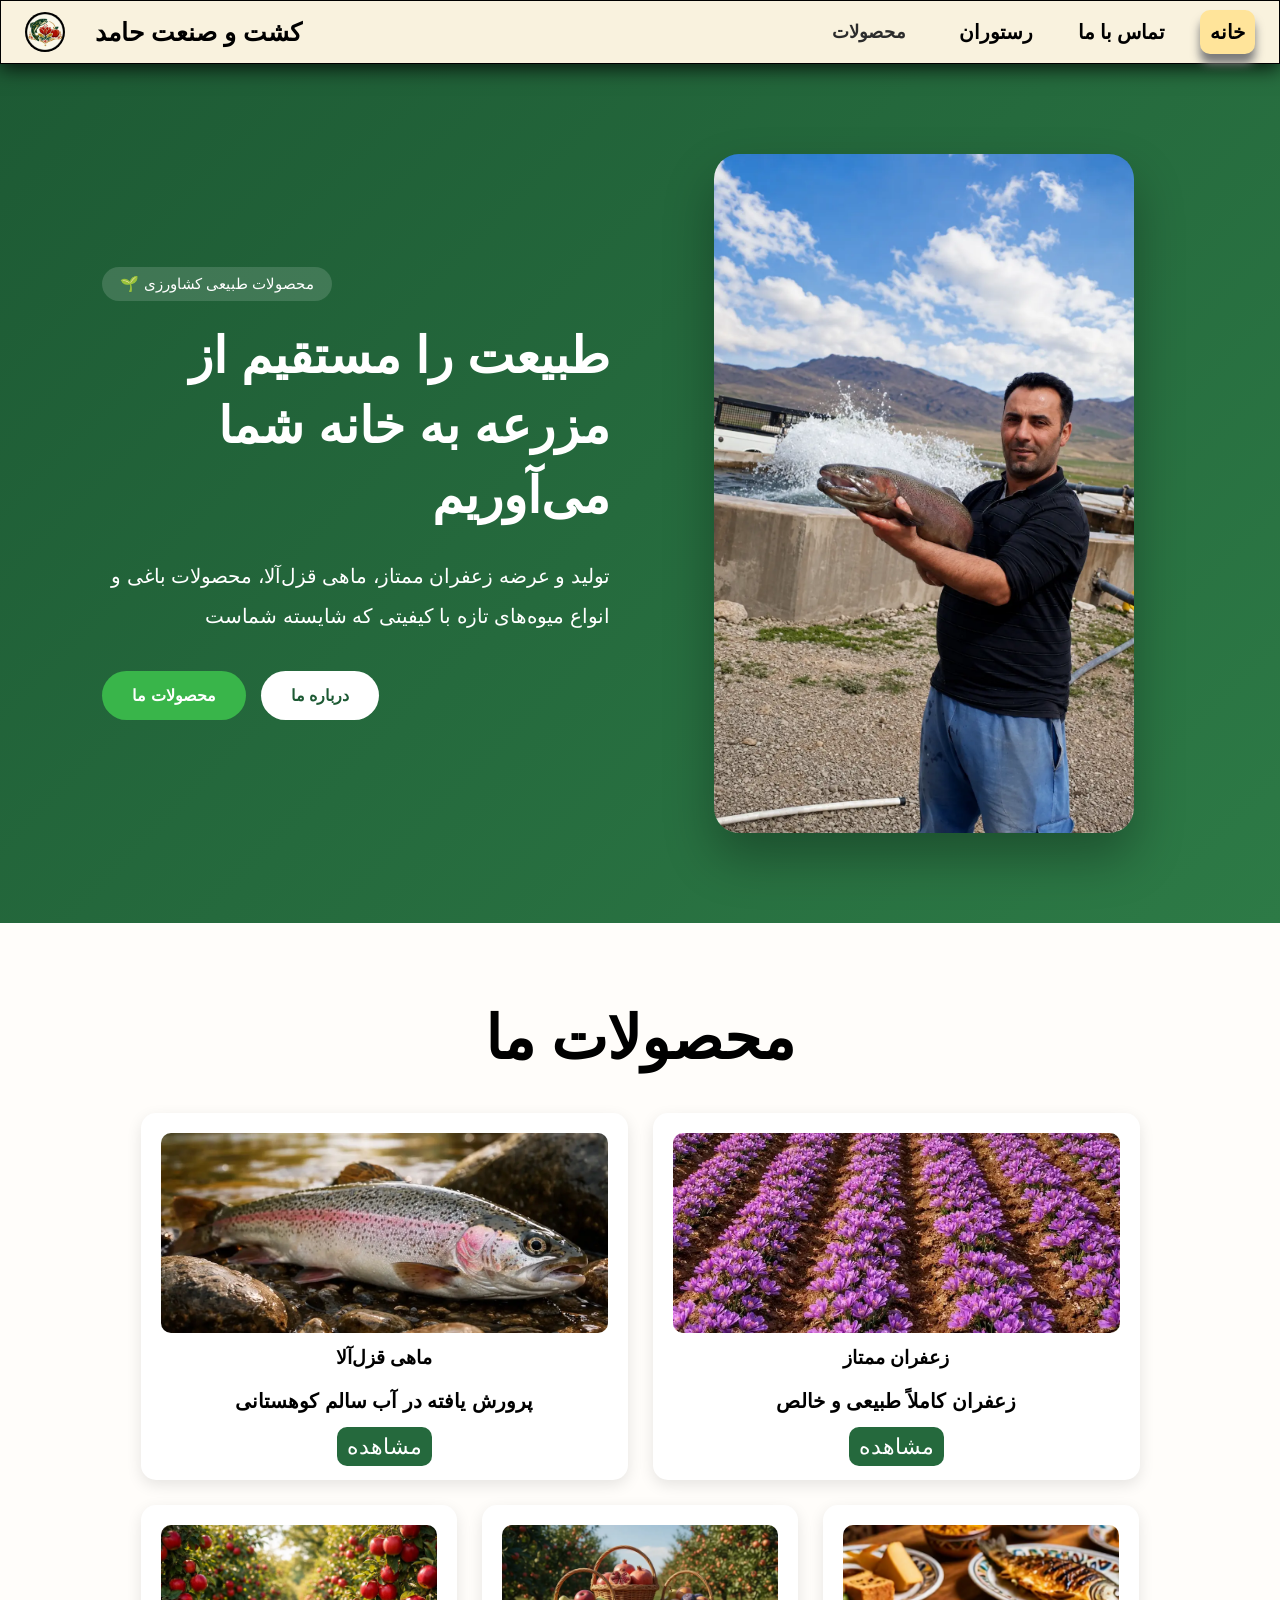
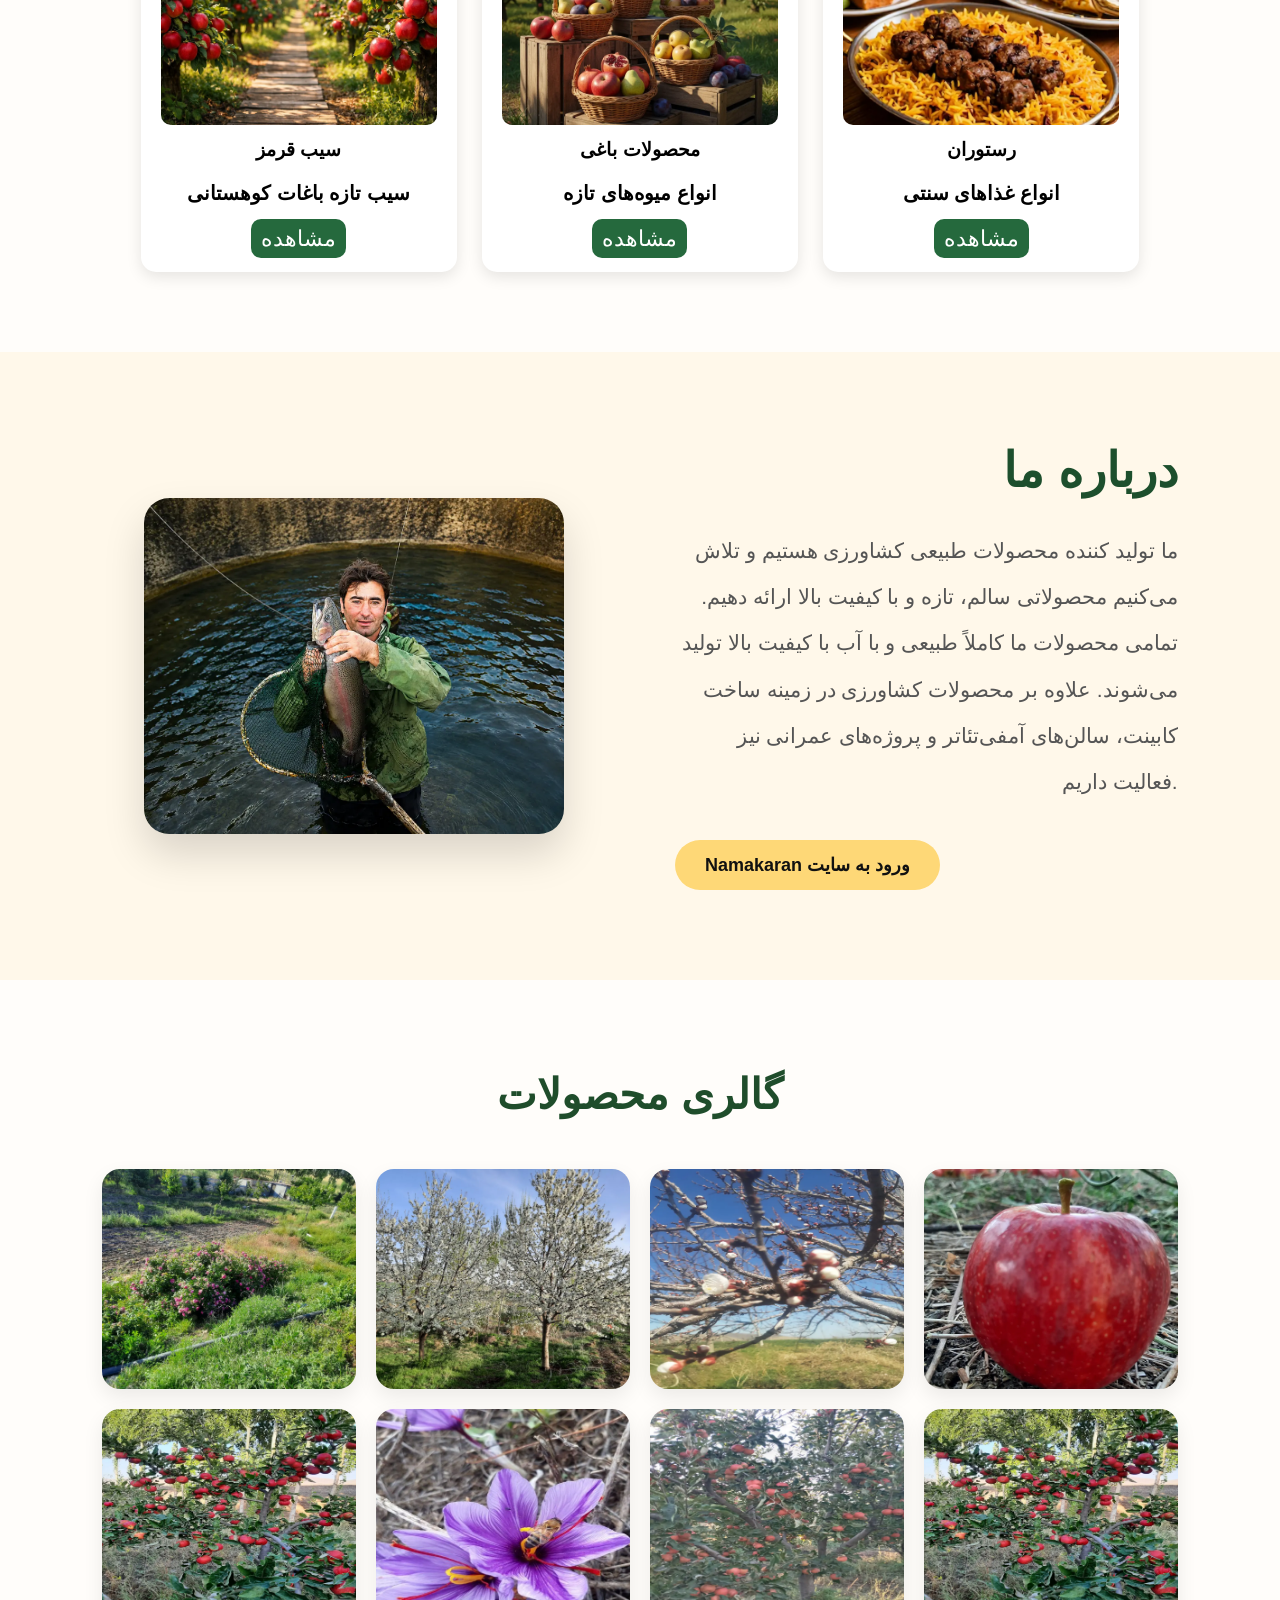
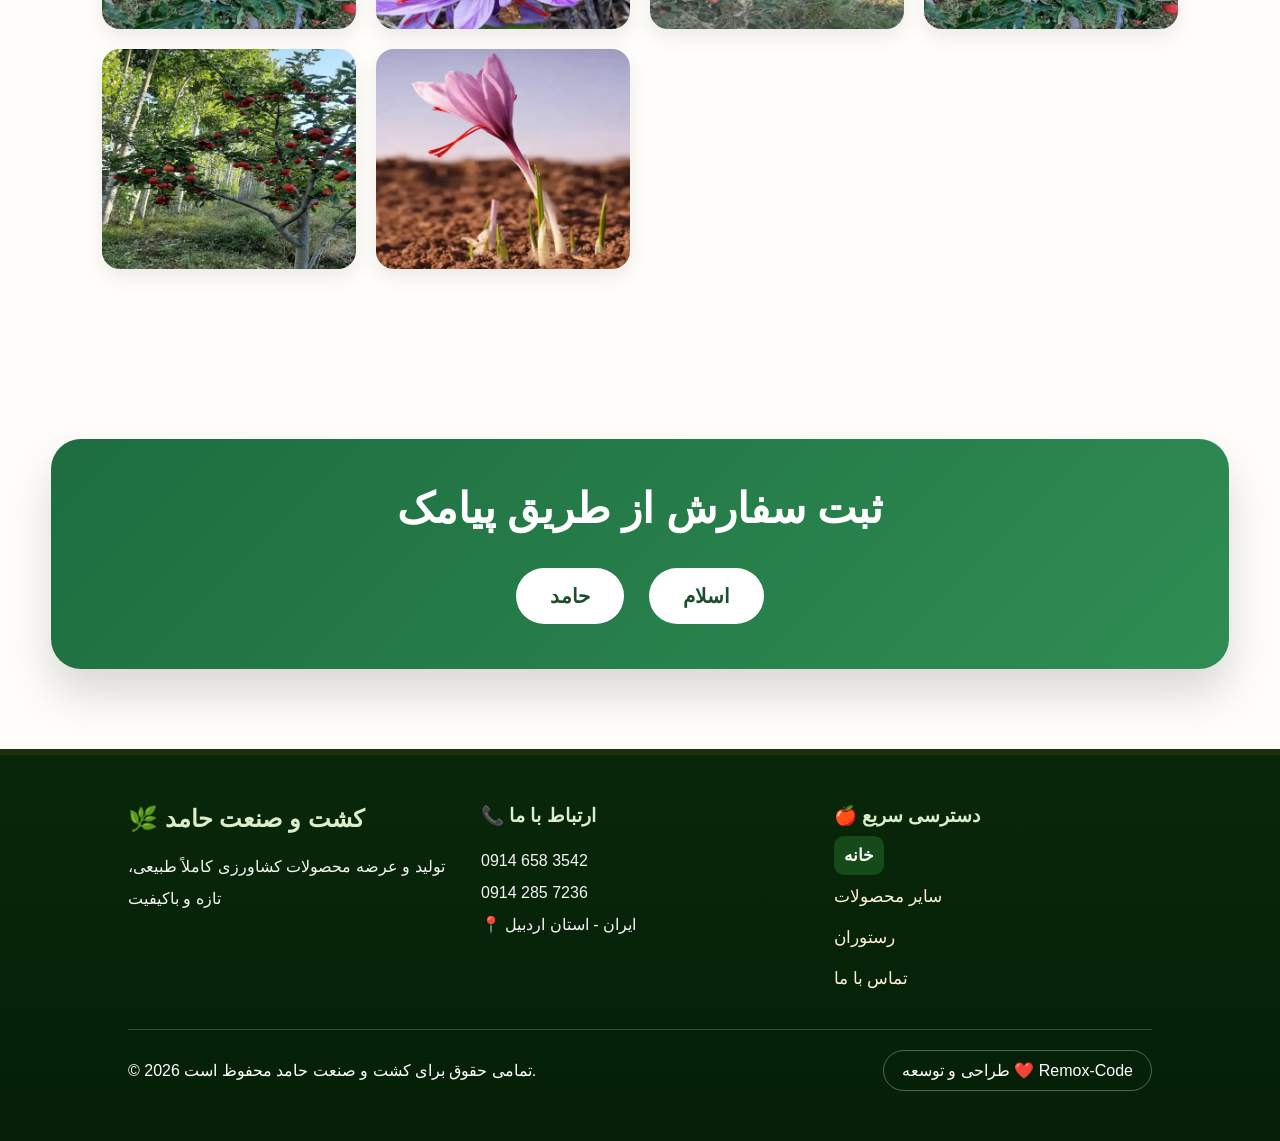
<file: index.html>
<!doctype html>
<html>
  <head>
    <meta charset="UTF-8" />
    <meta name="viewport" content="width=device-width, initial-scale=1.0" />

    <title>خانه | کشت و صنعت حامد</title>

    <meta
      name="description"
      content="کشت و صنعت حامد - تولید و عرضه محصولات طبیعی کشاورزی و دامداری"
    />
    <meta
      name="keywords"
      content="کشاورزی,دامداری,زعفران,قزل آلا,سیب,گیلاس,گلابی,زردآلو,کشت و صنعت حامد,رستوران,کافه رستوران,کباب,کبابی,ماهی کباب,قلیان"
    />

    <link rel="stylesheet" href="all-pages-css-js/all.css" />
    <link rel="stylesheet" href="home/home.css" />

    <link rel="preconnect" href="https://fonts.googleapis.com" />
    <link rel="preconnect" href="https://fonts.gstatic.com" crossorigin />
  </head>

  <body data-page="home">
    <div id="header"></div>

    <main>
      <!-- ================= HERO ================= -->

      <section class="hero">
        <div class="hero-content">
          <div class="hero-text">
            <span class="hero-badge"> 🌱 محصولات طبیعی کشاورزی </span>

            <h1>طبیعت را مستقیم از مزرعه به خانه شما می‌آوریم</h1>

            <p>
              تولید و عرضه زعفران ممتاز، ماهی قزل‌آلا، محصولات باغی و انواع
              میوه‌های تازه با کیفیتی که شایسته شماست
            </p>

            <div class="hero-buttons">
              <a href="#products" class="btn-primary"> محصولات ما </a>

              <a href="#about" class="btn-secondary"> درباره ما </a>
            </div>
          </div>

          <div class="hero-image">
            <img src="images/persenel/Hamed.webp" />
          </div>
        </div>
      </section>

      <!-- ================= PRODUCTS ================= -->

      <section class="products" id="products">
        <h2>محصولات ما</h2>

        <div class="product-grid">
          <div class="product-card">
            <img src="images/product/fish.webp" />

            <h3>ماهی قزل‌آلا</h3>

            <p>پرورش یافته در آب سالم کوهستانی</p>

            <a class="look fish" data-page="products"> مشاهده </a>
          </div>

          <div class="product-card">
            <img src="images/product/zaferan (2).webp" />

            <h3>زعفران ممتاز</h3>

            <p>زعفران کاملاً طبیعی و خالص</p>

            <a class="look saffron" data-page="products"> مشاهده </a>
          </div>

          <div class="product-card">
            <img src="images/product/apple.webp" />

            <h3>سیب قرمز</h3>

            <p>سیب تازه باغات کوهستانی</p>

            <a class="look apple" data-page="products"> مشاهده </a>
          </div>

          <div class="product-card">
            <img src="images/product/others (32).webp" />

            <h3>محصولات باغی</h3>

            <p>انواع میوه‌های تازه</p>

            <a class="look fruit" data-page="products"> مشاهده </a>
          </div>

          <div class="product-card">
            <img src="images/product/restaurant.webp" />

            <h3>رستوران</h3>

            <p>انواع غذاهای سنتی</p>

            <a class="look restaurant" data-page="restaurant"> مشاهده </a>
          </div>
        </div>
      </section>

      <!-- ================= ABOUT ================= -->

      <section class="about" id="about">
        <div class="about-image">
          <img src="images/persenel/Eslam (2).webp" class="about-img" />
        </div>

        <div class="about-text">
          <h2>درباره ما</h2>

          <p>
            ما تولید کننده محصولات طبیعی کشاورزی هستیم و تلاش می‌کنیم محصولاتی
            سالم، تازه و با کیفیت بالا ارائه دهیم. تمامی محصولات ما کاملاً طبیعی
            و با آب با کیفیت بالا تولید می‌شوند. علاوه بر محصولات کشاورزی در
            زمینه ساخت کابینت، سالن‌های آمفی‌تئاتر و پروژه‌های عمرانی نیز فعالیت
            داریم.
          </p>

          <a href="https://remox-code.github.io/Namakaran/" class="Namakaran">
            Namakaran ورود به سایت
          </a>
        </div>
      </section>

      <!-- ================= GALLERY ================= -->

      <section class="gallery">
        <h2>گالری محصولات</h2>

        <div class="gallery-grid">
          <img src="images/others/others (2).webp" />

          <img src="images/others/others (3).webp" />

          <img src="images/others/others (4).webp" />

          <img src="images/apple/apple (2).webp" />

          <img src="images/apple/apple (5).webp" />

          <img src="images/zaferan/zaferan (3).webp" />

          <img src="images/others/others (5).webp" />

          <img src="images/apple/apple (5).webp" />

          <img src="images/apple/apple (4).webp" />

          <img src="images/zaferan/zaferan (1).webp" />
        </div>
      </section>

      <!-- ================= ORDER ================= -->

      <section class="order">
        <h1>ثبت سفارش از طریق پیامک</h1>

        <div class="order-links">
          <a href="sms:+989143583542"> حامد </a>

          <a href="sms:+989142857236"> اسلام </a>
        </div>
      </section>
    </main>

    <div id="footer"></div>

    <script>
      window.BASE_PATH = "";
    </script>

    <script src="home/home.js"></script>

    <script src="all-pages-css-js/all.js"></script>
  </body>
</html>
</file>
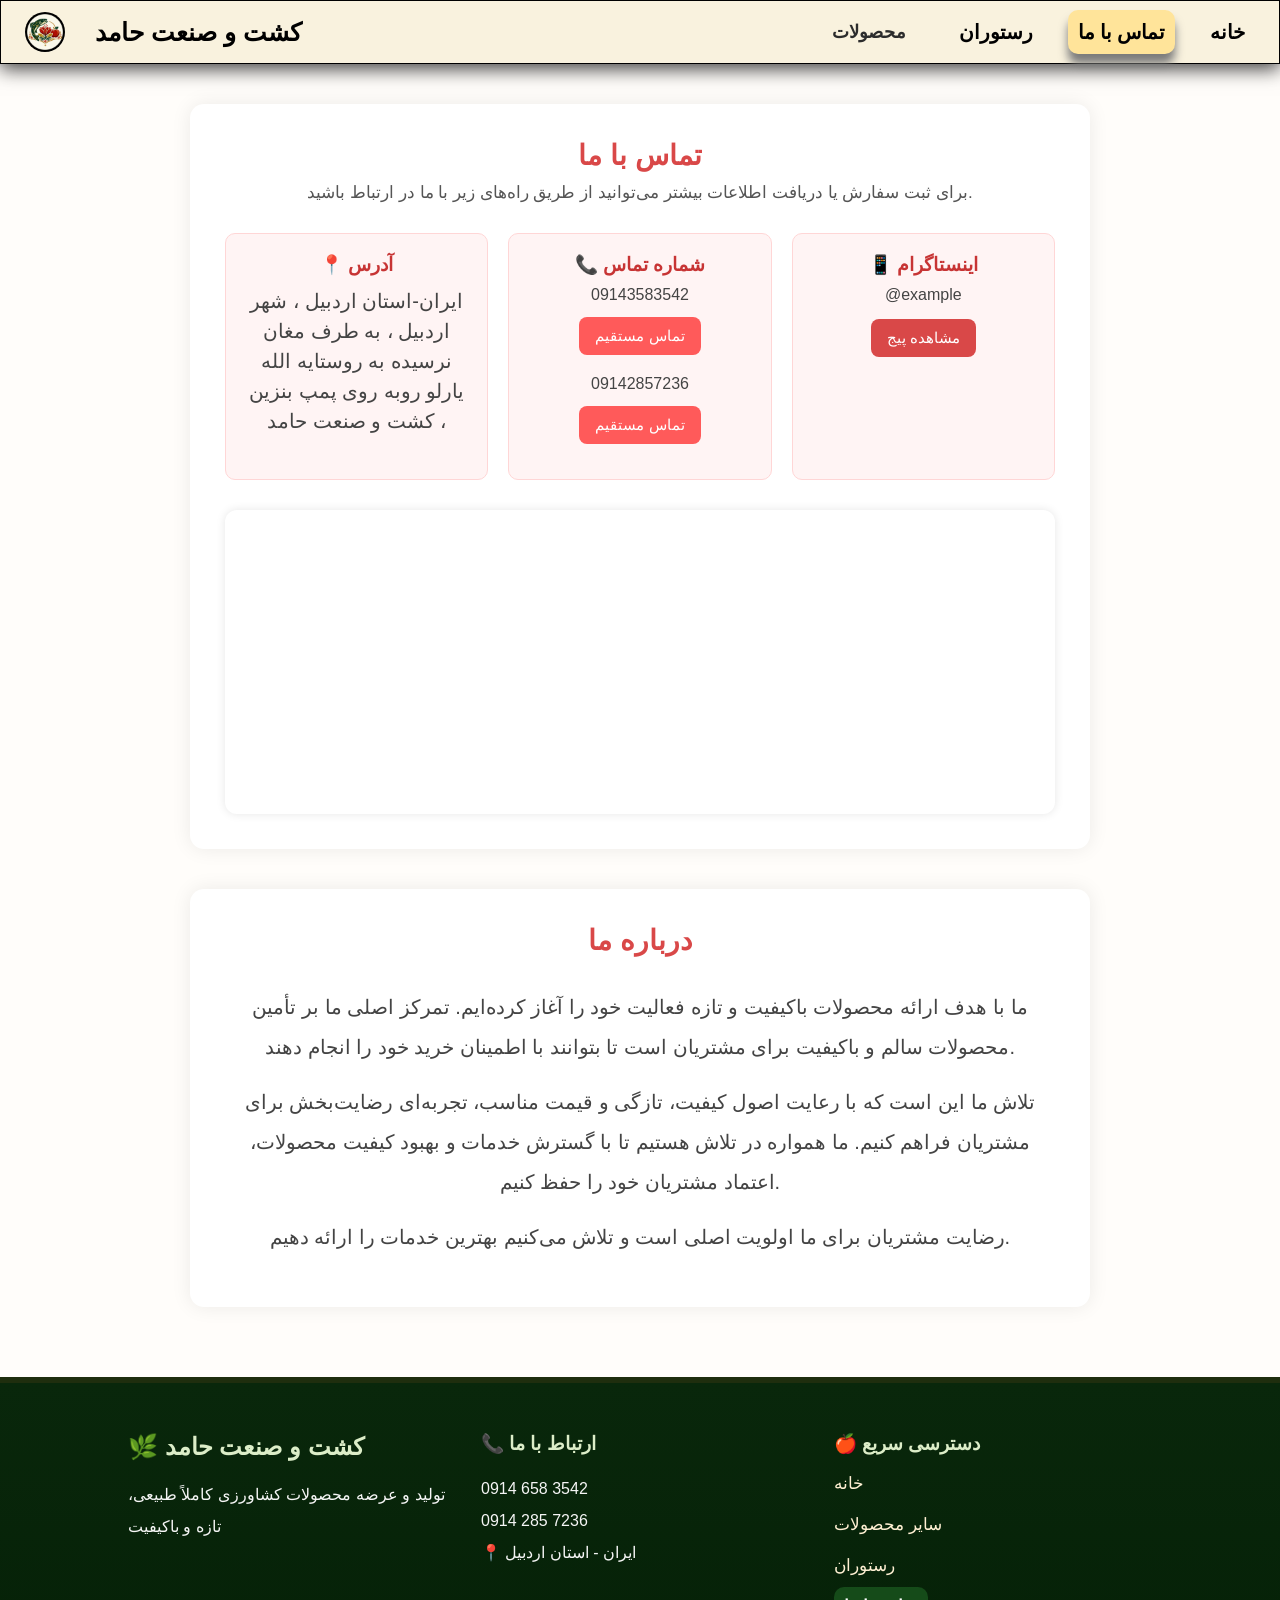
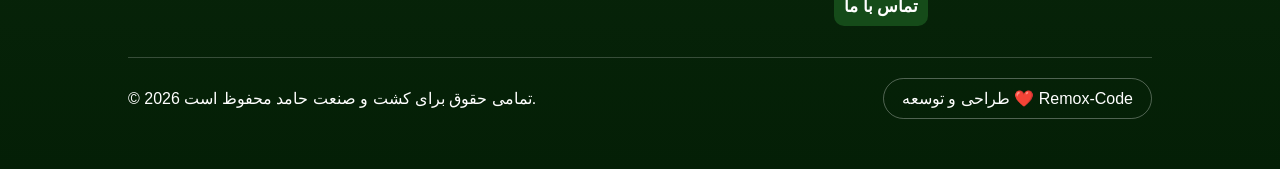
<file: pages/contact/contact.html>
<!doctype html>
<html>
  <head>
    <title>تماس با ما</title>
    <link
      type="text/css"
      rel="stylesheet"
      href="../../all-pages-css-js/all.css"
    />
    <link type="text/css" rel="stylesheet" href="contact.css" />

    <meta charset="UTF-8" />
    <meta name="viewport" content="width=device-width, initial-scale=1.0" />
    <meta name="description" content="یک سایت برای محصولات کشاورزی و دامداری" />
    <meta
      name="keywords"
      content="کشاورزی,دامداری,ماهی,قزل آلا,زعفران,ماهی قزل آلا,پرورش ماهی,زغفران ایرانی,سیب,سیب قرمز,سیب زرد,گیلاس,آلوچه,گلابی,زرد آلو"
    />
    <meta name="author" content="کشت و صنعت حامد" />
    <meta name="robots" content="index,follow" />
    <meta property="og:title" content="سایت فروش محصولات کشاورزی" />
    <meta
      property="og:description"
      content="بهترین محصولات کشاورزی کاملا طبیعی"
    />
    <meta property="og:url" content="https://site.com/home" />
    <meta property="og:type" content="website" />
  </head>
  <body data-page="contact">
    <div id="header"></div>

    <section class="contact-page-container">
      <h1 class="contact-page-title">تماس با ما</h1>

      <p class="contact-page-text">
        برای ثبت سفارش یا دریافت اطلاعات بیشتر می‌توانید از طریق راه‌های زیر با
        ما در ارتباط باشید.
      </p>

      <div class="contact-page-box">
        <div class="contact-page-item">
          <h3>📍 آدرس</h3>
          <p id="add">
            ایران-استان اردبیل ، شهر اردبیل ، به طرف مغان نرسیده به روستایه الله
            یارلو روبه روی پمپ بنزین ، کشت و صنعت حامد
          </p>
        </div>

        <div class="contact-page-item">
          <h3>📞 شماره تماس</h3>

          <p>09143583542</p>
          <a class="call-btn" href="tel:09143583542">تماس مستقیم</a>

          <p>09142857236</p>
          <a class="call-btn" href="tel:09142857236">تماس مستقیم</a>
        </div>

        <div class="contact-page-item">
          <h3>📱 اینستاگرام</h3>
          <p>@example</p>
          <a
            class="insta-btn"
            href="https://instagram.com/yourpageid"
            target="_blank"
          >
            مشاهده پیج
          </a>
        </div>
      </div>

      <!-- گوگل مپ -->
      <div class="map-box">
        <iframe
          src="https://maps.google.com/maps?q=38.889750,47.747922&t=&z=15&ie=UTF8&iwloc=&output=embed"
          width="100%"
          height="300"
          style="border: 0"
          loading="lazy"
        >
        </iframe>
      </div>
    </section>

    <section class="about-container">
      <h1 class="about-title">درباره ما</h1>

      <div class="about-content">
        <div class="about-text">
          <p>
            ما با هدف ارائه محصولات باکیفیت و تازه فعالیت خود را آغاز کرده‌ایم.
            تمرکز اصلی ما بر تأمین محصولات سالم و باکیفیت برای مشتریان است تا
            بتوانند با اطمینان خرید خود را انجام دهند.
          </p>

          <p>
            تلاش ما این است که با رعایت اصول کیفیت، تازگی و قیمت مناسب، تجربه‌ای
            رضایت‌بخش برای مشتریان فراهم کنیم. ما همواره در تلاش هستیم تا با
            گسترش خدمات و بهبود کیفیت محصولات، اعتماد مشتریان خود را حفظ کنیم.
          </p>

          <p>
            رضایت مشتریان برای ما اولویت اصلی است و تلاش می‌کنیم بهترین خدمات را
            ارائه دهیم.
          </p>
        </div>
      </div>
    </section>

    <div id="footer"></div>
    <script>
      window.BASE_PATH = "../../";
    </script>

    <script src="../../all-pages-css-js/all.js"></script>
  </body>
</html>
</file>
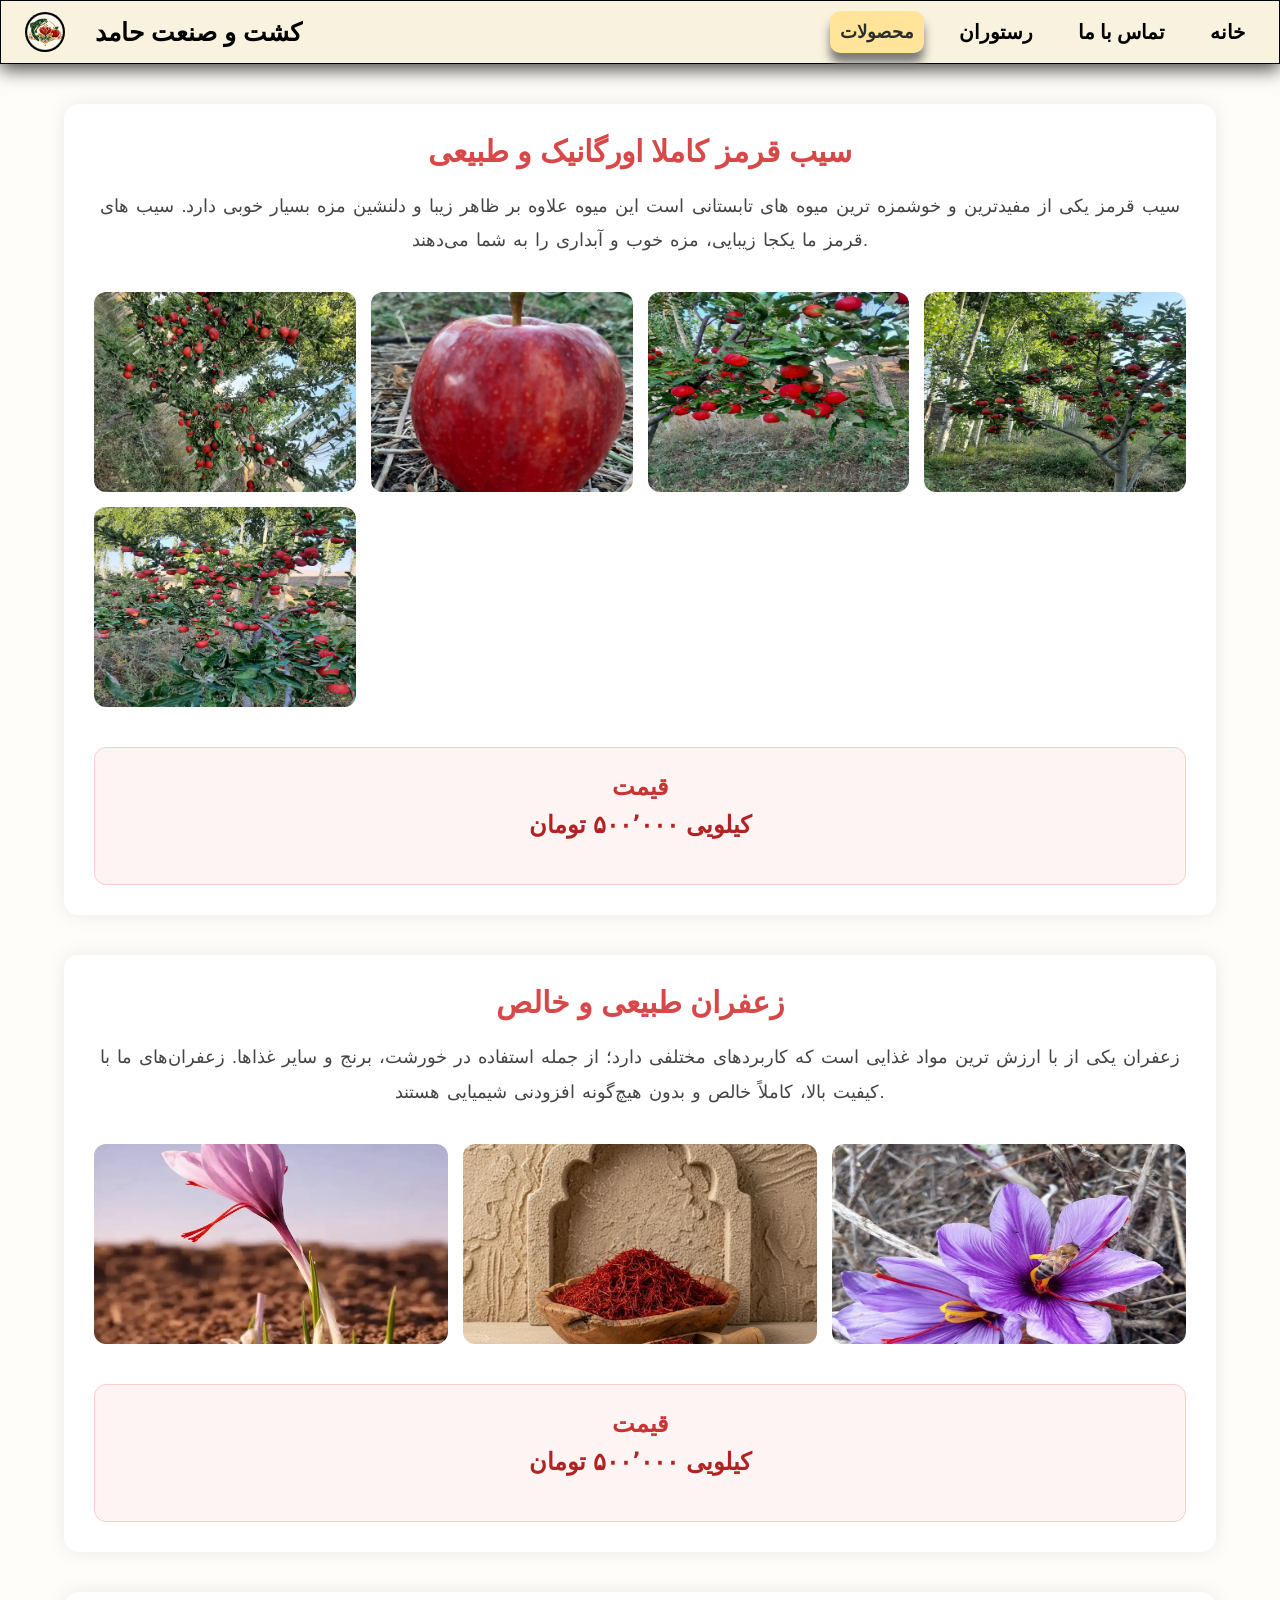
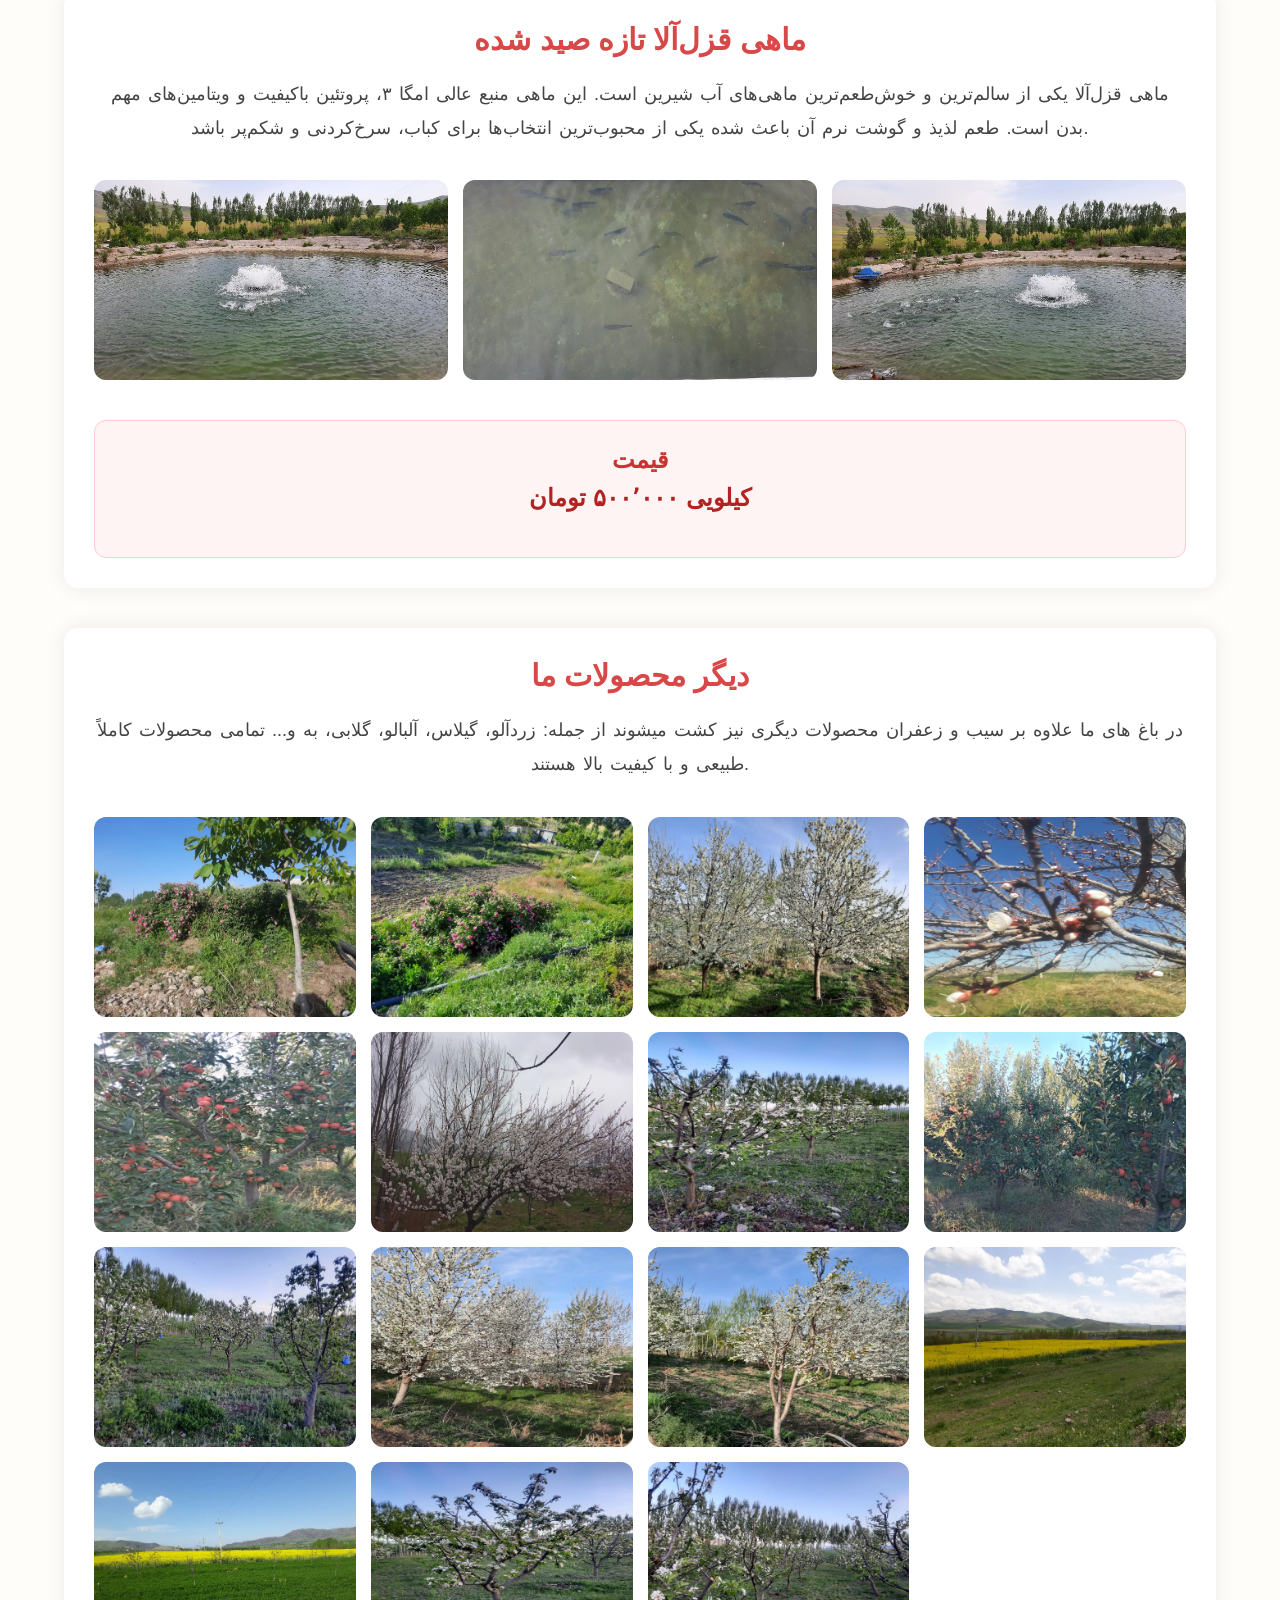
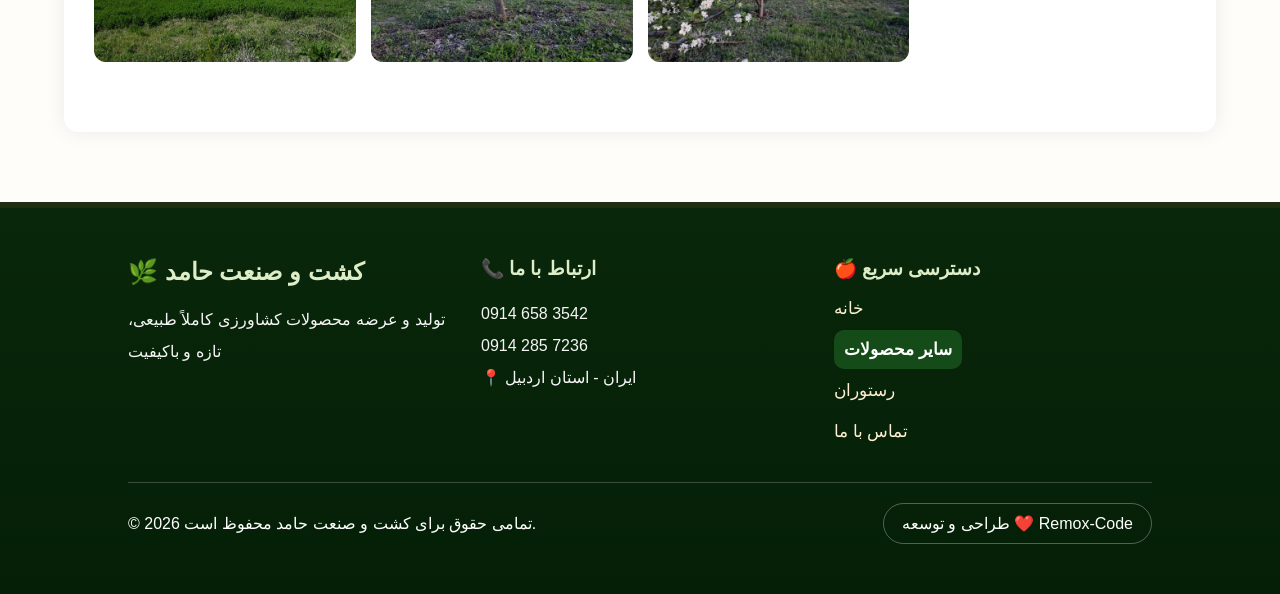
<file: pages/products/products.html>
<!doctype html>
<html>
  <head>
    <title>محصولات ما</title>
    <link type="text/css" rel="stylesheet" href="products.css" />
    <link
      type="text/css"
      rel="stylesheet"
      href="../../all-pages-css-js/all.css"
    />
    <meta name="viewport" content="width=device-width, initial-scale=1.0" />
  </head>
  <body data-page="products">
    <div id="header"></div>
    <main id="products"></main>
    <div id="footer"></div>
    <script>
      window.BASE_PATH = "../../";
    </script>
    <script src="../../all-pages-css-js/all.js"></script>
    <script src="products.js"></script>
  </body>
</html>
</file>
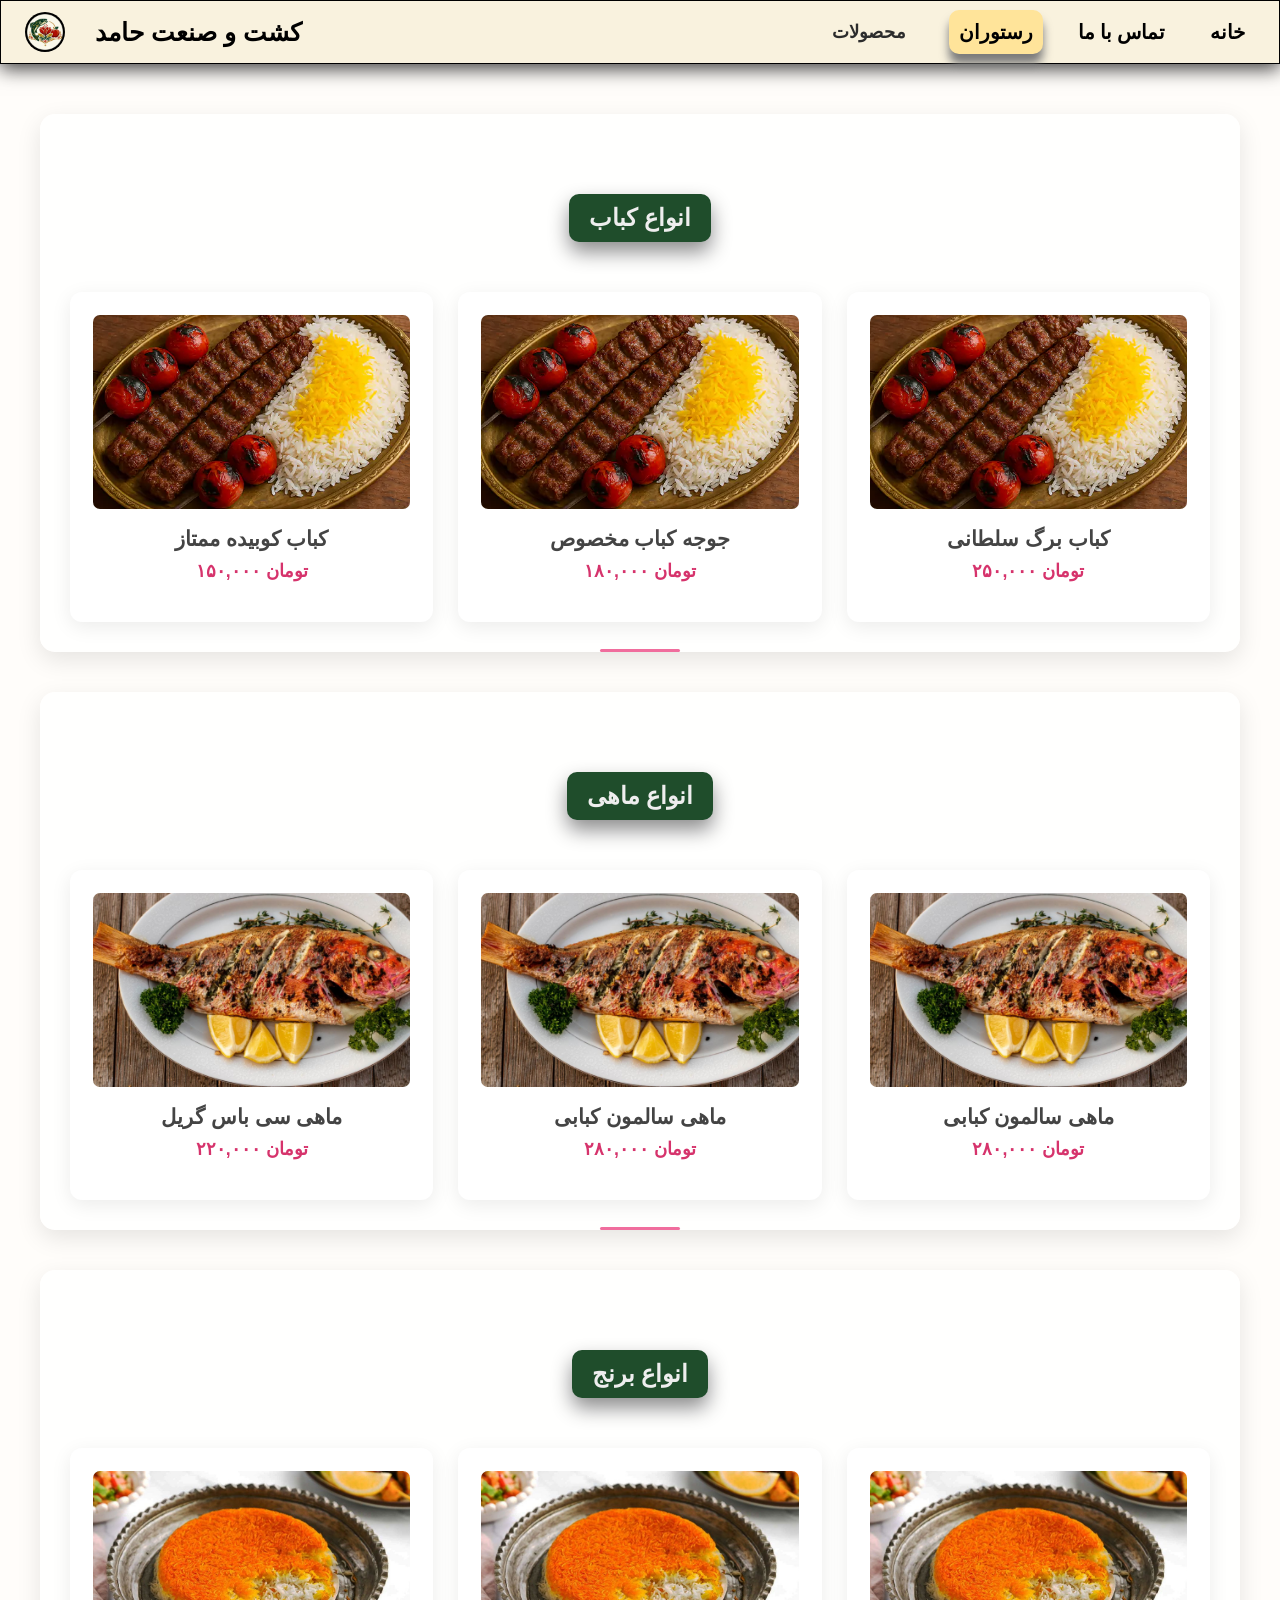
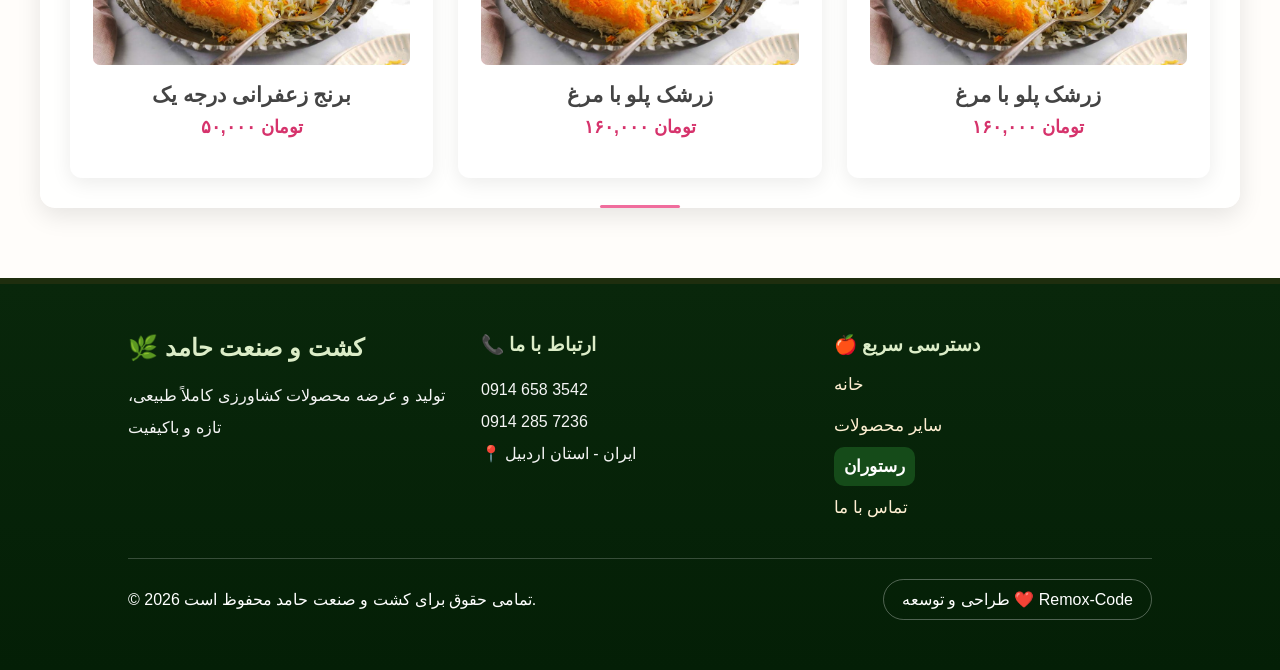
<file: pages/restaurant/restaurant.html>
<!doctype html>
<html>
  <head>
    <title>رستوران</title>
    <link
      type="text/css"
      rel="stylesheet"
      href="../../all-pages-css-js/all.css"
    />
    <link type="text/css" rel="stylesheet" href="restaurant.css" />
    <meta charset="UTF-8" />
    <meta name="viewport" content="width=device-width, initial-scale=1.0" />
  </head>
  <body data-page="restaurant">
    <div id="header"></div>

    <!-- ---------------menu ------------------->
    <main class="menu">
      <!-- Kabab Category -->
      <section class="menu-category">
        <h2 id="title">انواع کباب</h2>
        <div class="product-grid">
          <!-- این div محصولات رو در کنار هم قرار میده -->

          <div class="resturant-product-card">
            <img
              src="../../images/resturant/kabab.webp"
              alt="کباب کوبیده"
              class="product-img"
              data-modal-target="#imageModal"
              data-img-src="../../images/resturant/ideh-large.jpg"
            />
            <h3 class="product-name">کباب کوبیده ممتاز</h3>
            <p class="product-price">۱۵۰,۰۰۰ تومان</p>
            <!-- <button class="btn-order">افزودن به سبد</button> -->
          </div>

          <div class="resturant-product-card">
            <img
              src="../../images/resturant/kabab.webp"
              alt="جوجه کباب"
              class="product-img"
              data-modal-target="#imageModal"
              data-img-src="../../images/resturant/-large.jpg"
            />
            <h3 class="product-name">جوجه کباب مخصوص</h3>
            <p class="product-price">۱۸۰,۰۰۰ تومان</p>
            <!-- <button class="btn-order">افزودن به سبد</button> -->
          </div>

          <div class="resturant-product-card">
            <img
              src="../../images/resturant/kabab.webp"
              alt="کباب برگ"
              class="product-img"
              data-modal-target="#imageModal"
              data-img-src="../../images/resturant/-large.jpg"
            />
            <h3 class="product-name">کباب برگ سلطانی</h3>
            <p class="product-price">۲۵۰,۰۰۰ تومان</p>
            <!-- <button class="btn-order">افزودن به سبد</button> -->
          </div>
        </div>
      </section>

      <!-- Fish Category -->
      <section class="menu-category">
        <h2 id="title">انواع ماهی</h2>
        <div class="product-grid">
          <div class="resturant-product-card">
            <img
              src="../../images/resturant/fish-resturant.jpg"
              alt="ماهی سی باس"
              class="product-img"
              data-modal-target="#imageModal"
              data-img-src="../../images/resturant/rge.jpg"
            />
            <h3 class="product-name">ماهی سی باس گریل</h3>
            <p class="product-price">۲۲۰,۰۰۰ تومان</p>
            <!-- <button class="btn-order">افزودن به سبد</button> -->
          </div>

          <div class="resturant-product-card">
            <img
              src="../../images/resturant/fish-resturant.jpg"
              alt="ماهی سالمون"
              class="product-img"
              data-modal-target="#imageModal"
              data-img-src="../../images/resturant/ge.jpg"
            />
            <h3 class="product-name">ماهی سالمون کبابی</h3>
            <p class="product-price">۲۸۰,۰۰۰ تومان</p>
            <!-- <button class="btn-order">افزودن به سبد</button> -->
          </div>

          <div class="resturant-product-card">
            <img
              src="../../images/resturant/fish-resturant.jpg"
              alt="ماهی سالمون"
              class="product-img"
              data-modal-target="#imageModal"
              data-img-src="../../images/resturant/ge.jpg"
            />
            <h3 class="product-name">ماهی سالمون کبابی</h3>
            <p class="product-price">۲۸۰,۰۰۰ تومان</p>
            <!-- <button class="btn-order">افزودن به سبد</button> -->
          </div>
        </div>
      </section>

      <!-- Rice Category -->
      <section class="menu-category">
        <h2 id="title">انواع برنج</h2>
        <div class="product-grid">
          <div class="resturant-product-card">
            <img
              src="../../images/resturant/rice-resturant.jpg"
              alt="برنج زعفرانی"
              class="product-img"
              data-modal-target="#imageModal"
              data-img-src="../../images/resturant/ce-large.jpg"
            />
            <h3 class="product-name">برنج زعفرانی درجه یک</h3>
            <p class="product-price">۵۰,۰۰۰ تومان</p>
            <!-- <button class="btn-order">افزودن به سبد</button> -->
          </div>

          <div class="resturant-product-card">
            <img
              src="../../images/resturant/rice-resturant.jpg"
              alt="برنج زرشک پلو"
              class="product-img"
              data-modal-target="#imageModal"
              data-img-src="images/barberry-rice-large.jpg"
            />
            <h3 class="product-name">زرشک پلو با مرغ</h3>
            <p class="product-price">۱۶۰,۰۰۰ تومان</p>
            <!-- <button class="btn-order">افزودن به سبد</button> -->
          </div>

          <div class="resturant-product-card">
            <img
              src="../../images/resturant/rice-resturant.jpg"
              alt="برنج زرشک پلو"
              class="product-img"
              data-modal-target="#imageModal"
              data-img-src="images/barberry-rice-large.jpg"
            />
            <h3 class="product-name">زرشک پلو با مرغ</h3>
            <p class="product-price">۱۶۰,۰۰۰ تومان</p>
            <!-- <button class="btn-order">افزودن به سبد</button> -->
          </div>
        </div>
      </section>
    </main>

    <div id="footer"></div>
    <script>
      window.BASE_PATH = "../../";
    </script>
    <script src="../../all-pages-css-js/all.js"></script>
  </body>
</html>
</file>
<file: all-pages-css-js/all.css>
html {
  scrollbar-color: #23663b #f9f2de;
  scrollbar-width: thin;
}
* {
  margin: 0;
  padding: 0;
  box-sizing: border-box;
  font-family: sans-serif;
}
body {
  margin: 0;
  font-family: system-ui, sans-serif;
  background: #fffdfa;
  color: #000000;
}

/* Header */
.header {
  height: 64px;
  background: #f9f2de;
  display: flex;
  justify-content: space-between;
  align-items: center;
  padding: 0 24px;
  z-index: 1000;
  flex-direction: row;
  font-family: "Lobster", sans-serif;
  position: sticky;
  top: 0;
  border: #000000 1px solid;
  box-shadow: 0px 5px 18px 0px rgba(0, 0, 0, 0.75);
  -webkit-box-shadow: 0px 5px 18px 0px rgba(0, 0, 0, 0.75);
  -moz-box-shadow: 0px 5px 18px 0px rgba(0, 0, 0, 0.75);
}
.header {
  display: flex;
  gap: 40px;
}
.category-nav a {
  text-decoration: none;
  font-size: 20px;
  font-family: Georgia, "Times New Roman", Times, serif;
  color: black;
  padding: 5px 10px;
  font-weight: bold;
}
.side-menu .active,
.category-nav a:hover,
.category-nav .active {
  background-color: #ffe49a;
  box-shadow: 0 10px 10px rgb(123, 123, 123);
  transition: ease 0.5s;
  width: fit-content;
  border-radius: 10px;
  padding: 10px;
}
.logo {
  display: flex;
  flex-direction: row;
  font-size: 25px;
  font-weight: 600;
  align-items: center;
  text-align: center;
  gap: 30px;
}
.logo .logojpg {
  width: 40px;
  height: 40px;
  border-radius: 999px;
}
/* Hamburger */
.menu-icon {
  cursor: pointer;
  display: none;
}

.menu-icon span {
  display: block;
  width: 26px;
  height: 3px;
  background: #000000;
  margin: 5px 0;
}

/* Overlay */
.overlay {
  position: fixed;
  inset: 0;
  background: #f9f2de00;
  backdrop-filter: blur(4px);
  opacity: 0;
  pointer-events: none;
  transition: 0.3s ease;
  z-index: 5;
}

.overlay.show {
  opacity: 1;
  pointer-events: all;
}

/* Side Menu */
.side-menu {
  position: fixed;
  top: 0;
  left: -300px;
  width: 300px;
  height: 100%;
  background: #f9f2de;
  padding: 90px 24px;
  display: flex;
  flex-direction: column;
  gap: 18px;
  transition: 0.35s ease;
  z-index: 20;
  border: rgba(0, 0, 0, 0.482) 3px solid;
}

.side-menu a {
  color: #000000;
  text-decoration: none;
  font-size: 20px;
  padding: 7px;
}

.side-menu a:hover {
  color: #000000;
  background-color: #f4da96;
  width: fit-content;
  padding: 7px;
  transition: ease 0.25s;
  border-radius: 10px;
}

.side-menu.open {
  left: 0;
}

.footer {
  margin-top: 70px;
  background: linear-gradient(180deg, #09270b, #041f06);
  color: #fff;
  padding: 50px 10%;
  border-top: 6px solid #1f2e0e;
}

.footer-content {
  display: grid;
  grid-template-columns: repeat(auto-fit, minmax(250px, 1fr));
  gap: 35px;
}

.footer-section h2,
.footer-section h3 {
  margin-bottom: 18px;
  color: #dcedc8;
}

.footer-section p {
  line-height: 2;
  color: #f5f5f5;
}

.footer-section ul {
  list-style: none;
  display: flex;
  flex-direction: column;
  gap: 20px;
}

.footer-section li a {
  text-decoration: none;
  color: rgb(255, 240, 211);
  font-size: 17px;
}
.footer-section li a:hover {
  color: rgb(255, 191, 63);
  transition: 0.25s;
}
.footer-section .active {
  color: rgb(255, 255, 255);
  font-weight: bold;
  background-color: #154b19;
  box-shadow: 0 10px 10px rgba(123, 123, 123, 0);
  padding: 10px;
  border-radius: 10px;
}
.footer-bottom {
  margin-top: 40px;
  border-top: 1px solid rgba(255, 255, 255, 0.2);
  padding-top: 20px;
  display: flex;
  justify-content: space-between;
  align-items: center;
  flex-wrap: wrap;
  gap: 15px;
}
.developer {
  color: #fff;
  text-decoration: none;
  padding: 10px 18px;
  border: 1px solid rgba(255, 255, 255, 0.3);
  border-radius: 30px;
  transition: 0.3s;
}

.developer:hover {
  background: #8bc34a;
  color: #1b5e20;
  transform: translateY(-3px);
}
.category-nav {
  display: flex;
  align-items: center;
  gap: 25px;
}

.category-item {
  position: relative;
}

.category-item > a {
  display: block;
  padding: 10px 18px;
  border-radius: 12px;
  text-decoration: none;
  color: #2c2c2c;
  font-size: 18px;
  font-weight: 700;
  transition: all 0.3s ease;
}

.category-item > a:hover {
  background: #ffe49a;
  color: #315d17;
  transform: translateY(-2px);
  box-shadow: 0 8px 20px rgba(0, 0, 0, 0.12);
}

/* ساب منو */
.submenu {
  position: absolute;
  top: calc(100% + 12px);
  right: 0;

  min-width: 220px;

  background: #fffdf7;
  border: 1px solid rgba(0, 0, 0, 0.08);
  border-radius: 16px;

  padding: 12px;
  align-items: end;
  display: flex;
  flex-direction: column;
  gap: 8px;

  box-shadow: 0 20px 40px rgba(0, 0, 0, 0.15);

  opacity: 0;
  visibility: hidden;
  transform: translateY(15px) scale(0.98);

  transition:
    opacity 0.35s,
    transform 0.35s,
    visibility 0s linear 0.35s;
}

.submenu a {
  display: block;
  text-decoration: none;
  color: #333;
  padding: 10px 14px;
  border-radius: 10px;
  width: fit-content;
  font-size: 15px;
  transition: 0.25s;
}

.submenu a:hover {
  background: #f7efd5;
  color: #2f6f1e;
  padding-right: 22px;
}

/* نمایش */
.category-item:hover .submenu {
  opacity: 1;
  visibility: visible;
  transform: translateY(0) scale(1);

  transition:
    opacity 0.25s,
    transform 0.25s,
    visibility 0s;
}
@media (max-width: 768px) {
  .footer {
    text-align: center;
  }

  .footer-bottom {
    flex-direction: column;
  }
}
@media (max-width: 980px) {
  .category-nav {
    gap: 15px;
  }

  .category-nav a {
    font-size: 18px;
  }
}

@media (max-width: 760px) {
  .category-nav {
    display: none;
  }

  .menu-icon {
    display: block;
  }

  .logo {
    font-size: 20px;
    gap: 12px;
  }

  .header {
    padding: 0 18px;
  }
}

@media (max-width: 480px) {
  .logo {
    font-size: 17px;
  }

  .logo img {
    width: 35px;
    height: 35px;
  }

  .side-menu {
    width: 260px;
  }
}
</file>
<file: home/home.css>
.gallery,
.order,
.products {
  text-align: center;
}
.about h2,
.about p,
.hero h1,
.hero p {
  text-align: right;
}
.hero {
  background: linear-gradient(135deg, #1d5a34, #2d7a46);
  padding: 90px 8%;
  color: #fff;
  overflow: hidden;
}
.hero-content {
  display: flex;
  align-items: center;
  justify-content: space-between;
  gap: 60px;
  max-width: 1300px;
  margin: auto;
}
.about-text,
.hero-text {
  flex: 1;
}
.hero-badge {
  display: inline-block;
  padding: 8px 18px;
  background: #ffffff25;
  border-radius: 50px;
  margin-bottom: 20px;
  font-size: 15px;
}
.btn-primary,
.btn-secondary {
  padding: 15px 30px;
  border-radius: 50px;
  transition: 0.3s;
  text-decoration: none;
  font-weight: 700;
}
.hero h1 {
  font-size: 50px;
  line-height: 1.4;
  font-family: "Gill Sans", "Gill Sans MT", Calibri, "Trebuchet MS", sans-serif;
  margin-bottom: 25px;
}
.hero p {
  font-size: 20px;
  line-height: 2;
  margin-bottom: 35px;
  max-width: 650px;
}
.hero-buttons {
  display: flex;
  gap: 15px;
  flex-wrap: wrap;
}
.btn-primary {
  background: #39b54a;
  color: #fff;
}
.btn-primary:hover,
.btn-secondary:hover,
.product-card:hover {
  transform: translateY(-5px);
}
.btn-secondary {
  background: #fff;
  color: #1d5a34;
}
.about-image,
.hero-image {
  flex: 1;
  display: flex;
  justify-content: center;
}
.hero-image img {
  width: 420px;
  border-radius: 25px;
  box-shadow: 0 25px 50px rgba(0, 0, 0, 0.3);
  transition: 0.4s;
}
.hero-image img:hover {
  transform: scale(1.04);
}
.products {
  padding: 80px 10%;
}
.products h2 {
  margin-bottom: 40px;
  font-weight: 700;
  font-size: 60px;
}
.products p {
  margin-top: 20px;
  margin-bottom: 20px;
  font-size: 20px;
  font-weight: 700;
}
.product-grid {
  display: flex;
  flex-wrap: wrap;
  justify-content: center;
  gap: 25px;
}
.product-card {
  flex: 0 0 calc(50% - 25px);
  background: #fff;
  padding: 20px;
  border-radius: 15px;
  box-shadow: 0 5px 15px rgba(0, 0, 0, 0.1);
  transition: 0.3s;
}
.about-img,
.gallery-grid img {
  object-fit: cover;
  transition: 0.4s;
}
.product-card:nth-child(n + 3) {
  flex: 0 0 calc(33.33% - 25px);
}
.product-card img {
  width: 100%;
  height: 200px;
  object-fit: cover;
  border-radius: 10px;
  margin-bottom: 10px;
}
.look {
  text-decoration: none;
  padding: 7px 10px;
  border-radius: 10px;
  font-size: 1.4rem;
  background-color: #25693d;
  color: #fff;
}
.about {
  padding: 90px 8%;
  display: flex;
  align-items: center;
  justify-content: space-between;
  gap: 70px;
  background: #fff8ea;
}
.about-img {
  width: min(100%, 420px);
  border-radius: 25px;
  box-shadow: 0 20px 40px rgba(0, 0, 0, 0.15);
  flex-shrink: 0;
}
.about-img:hover {
  transform: scale(1.03);
}
.about h2 {
  font-size: 48px;
  margin-bottom: 30px;
  color: #1d4f2d;
}
.about p {
  font-size: 21px;
  line-height: 2.2;
  color: #555;
  margin-bottom: 35px;
}
.Namakaran {
  display: inline-block;
  text-decoration: none;
  background: #fed877;
  color: #111;
  padding: 14px 30px;
  border-radius: 50px;
  font-size: 18px;
  font-weight: 700;
  transition: 0.3s;
}
.Namakaran:hover {
  transform: translateY(-5px);
  background: #ffca3b;
  box-shadow: 0 12px 25px rgba(0, 0, 0, 0.15);
}
.gallery {
  padding: 90px 8%;
}
.gallery h2 {
  font-size: 42px;
  color: #1f4d2b;
  margin-bottom: 50px;
}
.gallery-grid {
  display: grid;
  grid-template-columns: repeat(auto-fit, minmax(220px, 1fr));
  gap: 20px;
}
.gallery-grid img {
  width: 100%;
  height: 220px;
  border-radius: 18px;
  cursor: pointer;
  box-shadow: 0 8px 20px rgba(0, 0, 0, 0.08);
}
.gallery-grid img:hover {
  transform: scale(1.06);
  box-shadow: 0 18px 35px rgba(0, 0, 0, 0.18);
}
.order {
  margin: 80px auto;
  width: min(1200px, 92%);
  padding: 45px;
  border-radius: 30px;
  background: linear-gradient(135deg, #1d6d40, #2f8d53);
  color: #fff;
  box-shadow: 0 25px 45px rgba(0, 0, 0, 0.15);
}
.order h1 {
  font-size: 42px;
  margin-bottom: 35px;
}
.order-links {
  display: flex;
  justify-content: center;
  gap: 25px;
  flex-wrap: wrap;
}
.order a {
  text-decoration: none;
  color: #1d4f2d;
  background: #fff;
  padding: 16px 34px;
  border-radius: 50px;
  font-size: 20px;
  font-weight: 700;
  transition: 0.35s;
}
.order a:hover {
  transform: translateY(-8px);
  box-shadow: 0 18px 30px rgba(0, 0, 0, 0.2);
}
@media (max-width: 980px) {
  .about {
    gap: 40px;
  }
  .about h2 {
    font-size: 40px;
  }
  .about p {
    font-size: 18px;
  }
  .product-card {
    flex: 0 0 calc(50% - 20px);
  }
}
@media (max-width: 900px) {
  .hero-content {
    flex-direction: column-reverse;
    text-align: center;
  }
  .hero h1 {
    font-size: 38px;
  }
  .hero p {
    margin: auto auto 30px;
    font-size: 17px;
  }
  .hero-buttons {
    justify-content: center;
  }
  .hero-image img {
    width: 300px;
  }
}
@media (max-width: 760px) {
  .hero {
    padding: 90px 15px 120px;
  }
  .hero-container {
    flex-direction: column-reverse;
    text-align: center;
    gap: 45px;
  }
  .hero h1 {
    font-size: 36px;
  }
  .hero p {
    font-size: 17px;
    margin: auto auto 35px;
  }
  .hero-buttons {
    justify-content: center;
  }
  .hero-stats {
    justify-content: center;
    gap: 30px;
  }
  .hero-image img {
    width: min(90%, 340px);
  }
  .about {
    flex-direction: column;
    text-align: center;
  }
  .about-text {
    order: 1;
  }
  .about-image {
    order: 2;
    width: 100%;
  }
  .about-img {
    width: min(90%, 360px);
    max-width: 360px;
  }
  .product-grid {
    flex-direction: column;
    align-items: center;
  }

  .product-card {
    width: 100%;
    max-width: 420px;
    flex: none;
  }
  .gallery-grid {
    grid-template-columns: repeat(2, 1fr);
  }
  .gallery-grid img {
    height: 170px;
  }
  .order h1 {
    font-size: 30px;
  }
}
@media (max-width: 480px) {
  .hero {
    min-height: auto;
  }
  .hero h1 {
    font-size: 28px;
    line-height: 1.7;
  }
  .hero p {
    font-size: 15px;
    line-height: 2;
  }
  .hero-btn {
    width: 100%;
  }
  .hero-buttons {
    flex-direction: column;
  }
  .hero-image img {
    width: 260px;
  }
  .hero-badge {
    font-size: 13px;
  }
  .stat h2 {
    font-size: 28px;
  }
  .stat span {
    font-size: 15px;
  }
  .about h2,
  .gallery h2,
  .products h2 {
    font-size: 32px;
  }
  .about p {
    font-size: 16px;
    line-height: 2;
  }
  .about-img {
    width: 90%;
    max-width: 300px;
    min-width: 220px;
  }
  .gallery-grid {
    grid-template-columns: 1fr;
  }
  .gallery-grid img {
    height: 220px;
  }
  .order {
    padding: 30px 20px;
  }
  .order h1 {
    font-size: 24px;
  }
  .order a {
    width: 100%;
    justify-content: center;
  }
}
</file>
<file: pages/contact/contact.css>
.contact-page-container {
  max-width: 900px;
  margin: 40px auto;
  background: white;
  padding: 35px;
  border-radius: 14px;
  box-shadow: 0 0 20px rgba(0, 0, 0, 0.08);
}

.contact-page-title {
  text-align: center;
  font-size: 28px;
  color: #d94848;
  margin-bottom: 10px;
}

.contact-page-text {
  text-align: center;
  color: #555;
  margin-bottom: 30px;
  font-size: 17px;
}

.contact-page-box {
  display: grid;
  grid-template-columns: repeat(auto-fit, minmax(220px, 1fr));
  gap: 20px;
  margin-bottom: 30px;
}

.contact-page-item {
  background: #fff4f4;
  padding: 20px;
  border-radius: 10px;
  border: 1px solid #ffd6d6;
  text-align: center;
}

.contact-page-item h3 {
  margin-bottom: 10px;
  color: #c73434;
}

.contact-page-item p {
  margin: 5px 0;
  color: #444;
}
.contact-page-item #add {
  font-size: 20px;
  line-height: 30px;
}
.contact-page-image {
  width: 100%;
  height: 250px;
  overflow: hidden;
  border-radius: 12px;
  background: #ddd;
}

.contact-page-image img {
  width: 100%;
  height: 100%;
  object-fit: cover;
}
.call-btn {
  display: inline-block;
  margin: 8px 0 15px 0;
  padding: 10px 16px;
  background: #ff5a5a;
  color: white;
  border-radius: 8px;
  text-decoration: none;
  font-size: 15px;
  transition: 0.3s;
}

.call-btn:hover {
  background: #e04545;
}

.insta-btn {
  display: inline-block;
  margin-top: 10px;
  padding: 10px 16px;
  background: #d94848;
  color: white;
  border-radius: 8px;
  text-decoration: none;
  font-size: 15px;
  transition: 0.3s;
}

.insta-btn:hover {
  background: #b83232;
}

.map-box {
  margin-top: 30px;
  border-radius: 12px;
  overflow: hidden;
  box-shadow: 0 0 10px rgba(0, 0, 0, 0.1);
}

/* /////////// about ///////// */

.about-container {
  max-width: 900px;
  margin: 40px auto;
  background: white;
  padding: 35px;
  border-radius: 14px;
  box-shadow: 0 0 20px rgba(0, 0, 0, 0.08);
}

.about-title {
  text-align: center;
  font-size: 28px;
  color: #d94848;
  margin-bottom: 30px;
}
.about-text p {
  line-height: 2;
  color: #444;
  font-size: 20px;
  margin-bottom: 15px;
  text-align: center;
}

/* contact-page */
.contact-pagef {
  padding: 20px 5%;
  background: #1f4d2b;
  color: white;
  text-align: center;
}

.contact-page-boxf {
  display: flex;
  justify-content: center;
  gap: 50px;
  flex-wrap: wrap;
}

.contact-page-itemf {
  background: #3a7d44;
  padding: 5px 10px;
  border-radius: 10px;
}

/* ریسپانسیو */
@media (max-width: 768px) {
  .about-content {
    grid-template-columns: 1fr;
  }

  .about {
    display: flex;
  }
}
</file>
<file: pages/products/products.css>
@font-face {
  font-family: "IRANSans";
  src: url("IRANSans.ttf");
}

.product-container {
  width: 90%;
  margin: 40px auto;
  background: white;
  padding: 30px;
  border-radius: 14px;
  box-shadow: 0 0 20px rgba(0, 0, 0, 0.08);
}

.title {
  text-align: center;
  font-size: 30px;
  margin-bottom: 20px;
  color: #d94848;
}

.desc {
  font-size: 18px;
  line-height: 1.9;
  margin-bottom: 35px;
  color: #444;
  text-align: center;
  word-spacing: 2px;
}

/* گالری */
.gallery {
  display: grid;
  grid-template-columns: repeat(auto-fit, minmax(230px, 1fr));
  gap: 15px;
  margin-bottom: 40px;
}

.img-box {
  width: 100%;
  height: 200px;
  overflow: hidden;
  border-radius: 12px;
  background: #ddd;
}

.img-box img {
  width: 100%;
  height: 100%;
  object-fit: cover;
}

/* باکس قیمت */
.price-box {
  background: #fff4f4;
  padding: 25px;
  border-radius: 12px;
  text-align: center;
  border: 1px solid #ffcccc;
}

.price-box h2 {
  margin-bottom: 10px;
  color: #c73434;
}

.price {
  font-size: 24px;
  font-weight: bold;
  margin-bottom: 20px;
  color: #b22222;
}

.buy-btn {
  width: 160px;
  padding: 12px;
  background: #ff5a5a;
  border: none;
  border-radius: 10px;
  font-size: 17px;
  color: white;
  cursor: pointer;
  transition: 0.3s;
}

.buy-btn:hover {
  background: #e04545;
}
</file>
<file: pages/restaurant/restaurant.css>
#title {
  text-align: center;
  margin: 50px auto 50px auto;
  background-color: #1f4d2b;
  width: fit-content;
  padding: 10px 20px;
  color: #eee;
  border-radius: 10px;
  box-shadow: 0 10px 20px rgb(141, 141, 141);
}

.menu {
  max-width: 1200px;
  margin: 50px auto 0 auto;
}

.menu-category {
  margin-bottom: 40px;
  background: rgba(255, 255, 255, 0.8);
  border-radius: 15px;
  padding: 30px;
  box-shadow: 0 8px 25px rgba(0, 0, 0, 0.1);
  backdrop-filter: blur(5px);
}

.menu-category h2::after {
  content: "";
  position: absolute;
  bottom: 0;
  left: 50%;
  transform: translateX(-50%);
  width: 80px;
  height: 3px;
  background-color: #f06d9d;
  border-radius: 2px;
}

.product-grid {
  display: grid;
  grid-template-columns: repeat(auto-fit, minmax(280px, 1fr));
  gap: 25px;
}

.resturant-product-card {
  background: #fff;
  border-radius: 12px;
  box-shadow: 0 5px 20px rgba(0, 0, 0, 0.08);
  text-align: center;
  padding: 20px;
  transition:
    transform 0.3s ease,
    box-shadow 0.3s ease;
  display: flex;
  flex-direction: column;
  justify-content: space-between;
}

.product-card:hover {
  transform: translateY(-8px);
  box-shadow: 0 15px 35px rgba(0, 0, 0, 0.15);
}

.product-img {
  width: 100%;
  height: 200px;
  object-fit: cover;
  border-radius: 10px;
  margin-bottom: 15px;
  cursor: pointer;
  border: 3px solid transparent;
  transition: border-color 0.3s ease;
}

.product-card:hover .product-img {
  border-color: #f06d9d;
}

.product-name {
  font-size: 1.3em;
  color: #444;
  margin-bottom: 10px;
  font-weight: bold;
}

.product-price {
  font-size: 1.1em;
  color: #d6336c;
  font-weight: bold;
  margin-bottom: 20px;
}

.btn-order {
  background-color: #f06d9d;
  color: white;
  padding: 12px 25px;
  border: none;
  border-radius: 25px;
  font-size: 1em;
  cursor: pointer;
  transition:
    background-color 0.3s ease,
    transform 0.2s ease;
  margin-top: auto;
}

.btn-order:hover {
  background-color: #d6336c;
  transform: translateY(-2px);
}
@media (max-width: 768px) {
  .product-grid {
    grid-template-columns: repeat(2, 1fr);
    gap: 12px;
  }

  .resturant-product-card {
    padding: 12px;
  }

  .product-img {
    height: 120px;
  }

  .product-name {
    font-size: 15px;
  }

  .product-price {
    font-size: 14px;
    margin-bottom: 8px;
  }
}
@media (max-width: 480px) {
  .menu-category {
    padding: 15px;
  }

  .product-grid {
    grid-template-columns: repeat(2, minmax(0, 1fr));
    gap: 10px;
  }

  .resturant-product-card {
    padding: 10px;
  }

  .product-img {
    height: 100px;
  }

  .product-name {
    font-size: 13px;
  }

  .product-price {
    font-size: 12px;
  }
}
</file>
